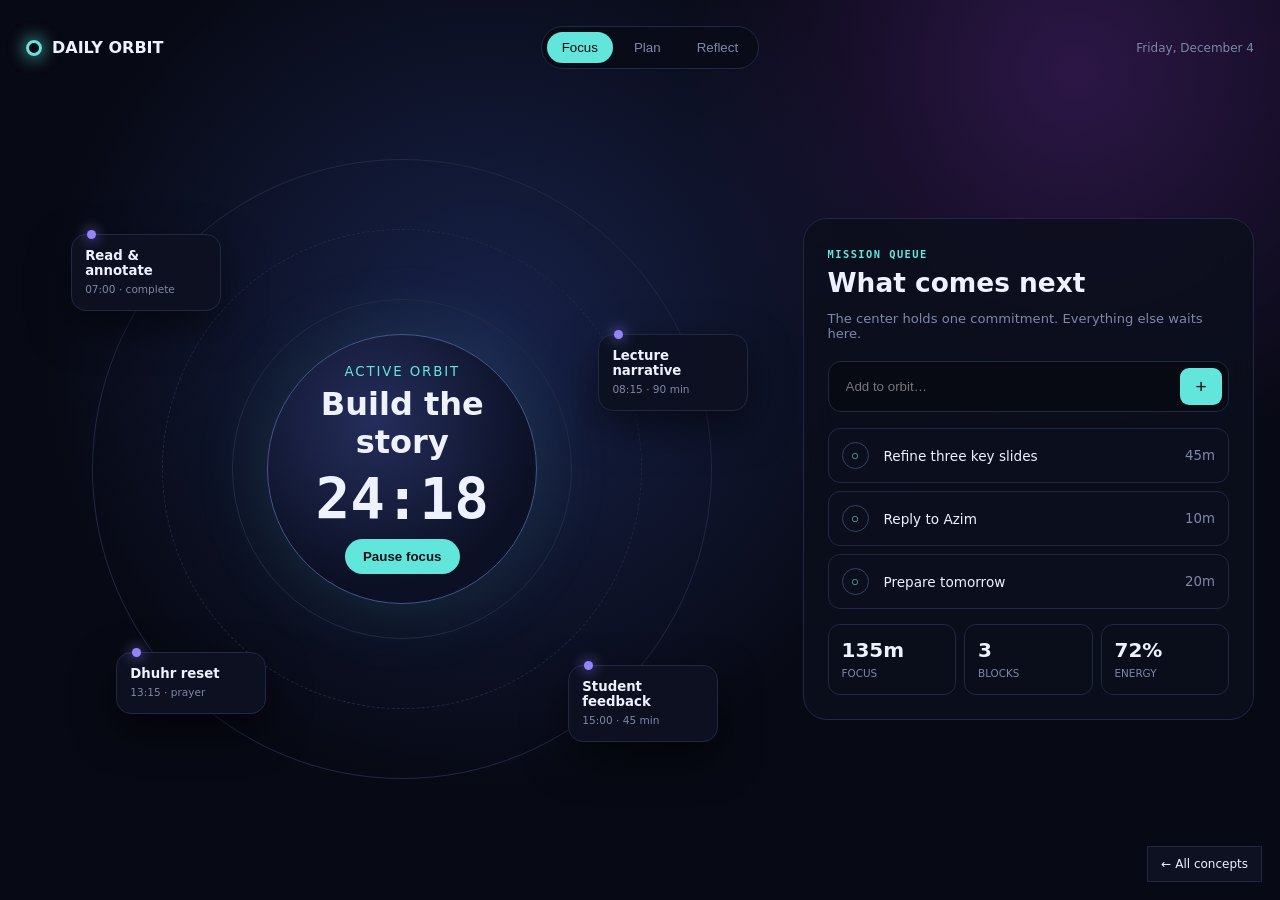
<file: focus-redirect/designs/02-orbit.html>
<!DOCTYPE html>
<html lang="en">
  <head>
    <meta charset="utf-8" />
    <meta name="viewport" content="width=device-width,initial-scale=1" />
    <title>Orbit — Daily Focus OS</title>
    <style>
      :root {
        --bg: #070914;
        --panel: #0d1121;
        --line: #202844;
        --text: #eef2ff;
        --muted: #7d87a7;
        --cyan: #62e6dc;
        --violet: #9684ff;
      }
      * {
        box-sizing: border-box;
      }
      body {
        margin: 0;
        min-height: 100vh;
        color: var(--text);
        font-family: Inter, system-ui, sans-serif;
        background: radial-gradient(
            circle at 38% 38%,
            #18224a 0,
            transparent 28rem
          ),
          radial-gradient(circle at 84% 8%, #2c1646 0, transparent 25rem),
          var(--bg);
      }
      .shell {
        max-width: 1420px;
        margin: auto;
        padding: 26px;
      }
      .top {
        display: flex;
        align-items: center;
        justify-content: space-between;
      }
      .logo {
        display: flex;
        align-items: center;
        gap: 10px;
        font-weight: 800;
      }
      .logo i {
        width: 16px;
        height: 16px;
        border: 3px solid var(--cyan);
        border-radius: 50%;
        box-shadow: 0 0 18px var(--cyan);
      }
      nav {
        display: flex;
        gap: 6px;
        padding: 5px;
        border: 1px solid var(--line);
        border-radius: 99px;
        background: #090c18;
      }
      nav button {
        padding: 8px 15px;
        border: 0;
        border-radius: 99px;
        color: var(--muted);
        background: none;
      }
      nav .on {
        color: var(--bg);
        background: var(--cyan);
      }
      .date {
        color: var(--muted);
        font-size: 0.75rem;
      }
      .grid {
        min-height: calc(100vh - 100px);
        display: grid;
        grid-template-columns: 1.25fr 0.75fr;
        gap: 24px;
        align-items: center;
      }
      .cockpit {
        position: relative;
        min-height: 690px;
        display: grid;
        place-items: center;
      }
      .orbit {
        position: absolute;
        border: 1px solid var(--line);
        border-radius: 50%;
      }
      .o1 {
        width: 620px;
        height: 620px;
      }
      .o2 {
        width: 480px;
        height: 480px;
        border-style: dashed;
      }
      .o3 {
        width: 340px;
        height: 340px;
      }
      .core {
        position: relative;
        z-index: 2;
        width: 270px;
        height: 270px;
        padding: 26px;
        display: grid;
        place-items: center;
        text-align: center;
        border: 1px solid #46568a;
        border-radius: 50%;
        background: radial-gradient(circle at 40% 32%, #252e5c, #0b1024 68%);
        box-shadow: 0 0 80px rgba(98, 230, 220, 0.13);
      }
      .core small {
        color: var(--cyan);
        letter-spacing: 0.14em;
      }
      .core h1 {
        margin: 0;
        font-size: 2rem;
      }
      .core time {
        font: 700 3.6rem ui-monospace, monospace;
      }
      .core button {
        padding: 10px 18px;
        border: 0;
        border-radius: 99px;
        color: #071014;
        background: var(--cyan);
        font-weight: 800;
      }
      .planet {
        position: absolute;
        z-index: 3;
        width: 150px;
        padding: 13px;
        border: 1px solid var(--line);
        border-radius: 15px;
        background: rgba(13, 17, 33, 0.92);
        box-shadow: 0 16px 40px #0008;
      }
      .planet b {
        display: block;
        font-size: 0.83rem;
      }
      .planet span {
        color: var(--muted);
        font-size: 0.66rem;
      }
      .p1 {
        top: 110px;
        left: 6%;
      }
      .p2 {
        right: 4%;
        top: 210px;
      }
      .p3 {
        bottom: 100px;
        left: 12%;
      }
      .p4 {
        right: 8%;
        bottom: 72px;
      }
      .planet::before {
        content: "";
        position: absolute;
        top: -5px;
        left: 15px;
        width: 9px;
        height: 9px;
        border-radius: 50%;
        background: var(--violet);
        box-shadow: 0 0 14px var(--violet);
      }
      .panel {
        padding: 24px;
        border: 1px solid var(--line);
        border-radius: 24px;
        background: rgba(11, 15, 29, 0.82);
        backdrop-filter: blur(18px);
      }
      .panel h2 {
        margin: 5px 0 6px;
        font-size: 1.65rem;
      }
      .kicker {
        color: var(--cyan);
        font: 800 0.65rem ui-monospace, monospace;
        letter-spacing: 0.14em;
        text-transform: uppercase;
      }
      .muted {
        color: var(--muted);
        font-size: 0.82rem;
      }
      .composer {
        margin: 20px 0 16px;
        display: flex;
        padding: 6px;
        border: 1px solid var(--line);
        border-radius: 13px;
        background: #070a13;
      }
      .composer input {
        min-width: 0;
        flex: 1;
        padding: 11px;
        border: 0;
        outline: 0;
        color: var(--text);
        background: none;
      }
      .composer button {
        width: 42px;
        border: 0;
        border-radius: 9px;
        color: #061013;
        background: var(--cyan);
        font-size: 1.2rem;
      }
      .queue {
        display: grid;
        gap: 8px;
      }
      .task,
      .demo-added-task {
        padding: 13px;
        display: grid;
        grid-template-columns: 32px 1fr auto;
        align-items: center;
        gap: 10px;
        border: 1px solid var(--line);
        border-radius: 12px;
        background: #0b0f1d;
      }
      .task button,
      .demo-added-task button {
        width: 27px;
        height: 27px;
        border: 1px solid #354064;
        border-radius: 50%;
        color: var(--cyan);
        background: none;
      }
      .task span,
      .demo-added-task span {
        font-size: 0.85rem;
      }
      .task small,
      .demo-added-task small {
        color: var(--muted);
      }
      .demo-added-task.done {
        opacity: 0.4;
        text-decoration: line-through;
      }
      .signals {
        margin-top: 15px;
        display: grid;
        grid-template-columns: repeat(3, 1fr);
        gap: 8px;
      }
      .signal {
        padding: 13px;
        border: 1px solid var(--line);
        border-radius: 12px;
      }
      .signal b {
        display: block;
        font-size: 1.25rem;
      }
      .signal span {
        color: var(--muted);
        font-size: 0.65rem;
      }
      .back {
        position: fixed;
        right: 18px;
        bottom: 18px;
        padding: 10px 13px;
        color: var(--text);
        border: 1px solid var(--line);
        background: #0d1121;
        text-decoration: none;
        font-size: 0.75rem;
      }
      @media (max-width: 900px) {
        .date {
          display: none;
        }
        .grid {
          grid-template-columns: 1fr;
        }
        .cockpit {
          min-height: 620px;
          overflow: hidden;
        }
        .o1 {
          width: 540px;
          height: 540px;
        }
        .o2 {
          width: 420px;
          height: 420px;
        }
        .o3 {
          width: 310px;
          height: 310px;
        }
        .planet {
          width: 130px;
        }
        .p1 {
          left: 1%;
        }
        .p2 {
          right: 1%;
        }
      }
      @media (max-width: 520px) {
        .shell {
          padding: 16px;
        }
        nav button {
          padding: 7px;
        }
        .cockpit {
          min-height: 540px;
        }
        .o1 {
          width: 470px;
          height: 470px;
        }
        .o2 {
          width: 365px;
          height: 365px;
        }
        .core {
          width: 230px;
          height: 230px;
        }
        .core time {
          font-size: 2.7rem;
        }
        .planet {
          width: 112px;
          padding: 10px;
        }
        .p3 {
          left: 1%;
        }
        .p4 {
          right: 1%;
        }
      }
    </style>
  </head>
  <body>
    <main class="shell">
      <header class="top">
        <div class="logo"><i></i>DAILY ORBIT</div>
        <nav>
          <button class="on">Focus</button><button>Plan</button
          ><button>Reflect</button>
        </nav>
        <div class="date" data-live-date></div>
      </header>
      <div class="grid">
        <section class="cockpit">
          <div class="orbit o1"></div>
          <div class="orbit o2"></div>
          <div class="orbit o3"></div>
          <article class="planet p1">
          <b>Read &amp; annotate</b><span>07:00 · complete</span>
          </article>
          <article class="planet p2">
            <b>Lecture narrative</b><span>08:15 · 90 min</span>
          </article>
          <article class="planet p3">
            <b>Dhuhr reset</b><span>13:15 · prayer</span>
          </article>
          <article class="planet p4">
            <b>Student feedback</b><span>15:00 · 45 min</span>
          </article>
          <div class="core">
            <small>ACTIVE ORBIT</small>
            <h1>Build the story</h1>
            <time>24:18</time><button>Pause focus</button>
          </div>
        </section>
        <aside class="panel">
          <span class="kicker">Mission queue</span>
          <h2>What comes next</h2>
          <p class="muted">
            The center holds one commitment. Everything else waits here.
          </p>
          <div class="composer" data-composer data-target="#orbit-list">
            <input placeholder="Add to orbit…" /><button>+</button>
          </div>
          <div class="queue" id="orbit-list">
            <article class="task">
              <button data-check>○</button><span>Refine three key slides</span
              ><small>45m</small>
            </article>
            <article class="task">
              <button data-check>○</button><span>Reply to Azim</span
              ><small>10m</small>
            </article>
            <article class="task">
              <button data-check>○</button><span>Prepare tomorrow</span
              ><small>20m</small>
            </article>
          </div>
          <div class="signals">
            <div class="signal"><b>135m</b><span>FOCUS</span></div>
            <div class="signal"><b>3</b><span>BLOCKS</span></div>
            <div class="signal"><b>72%</b><span>ENERGY</span></div>
          </div>
        </aside>
      </div>
    </main>
    <a class="back" href="index.html">← All concepts</a>
    <script src="demo.js"></script>
  </body>
</html>
</file>
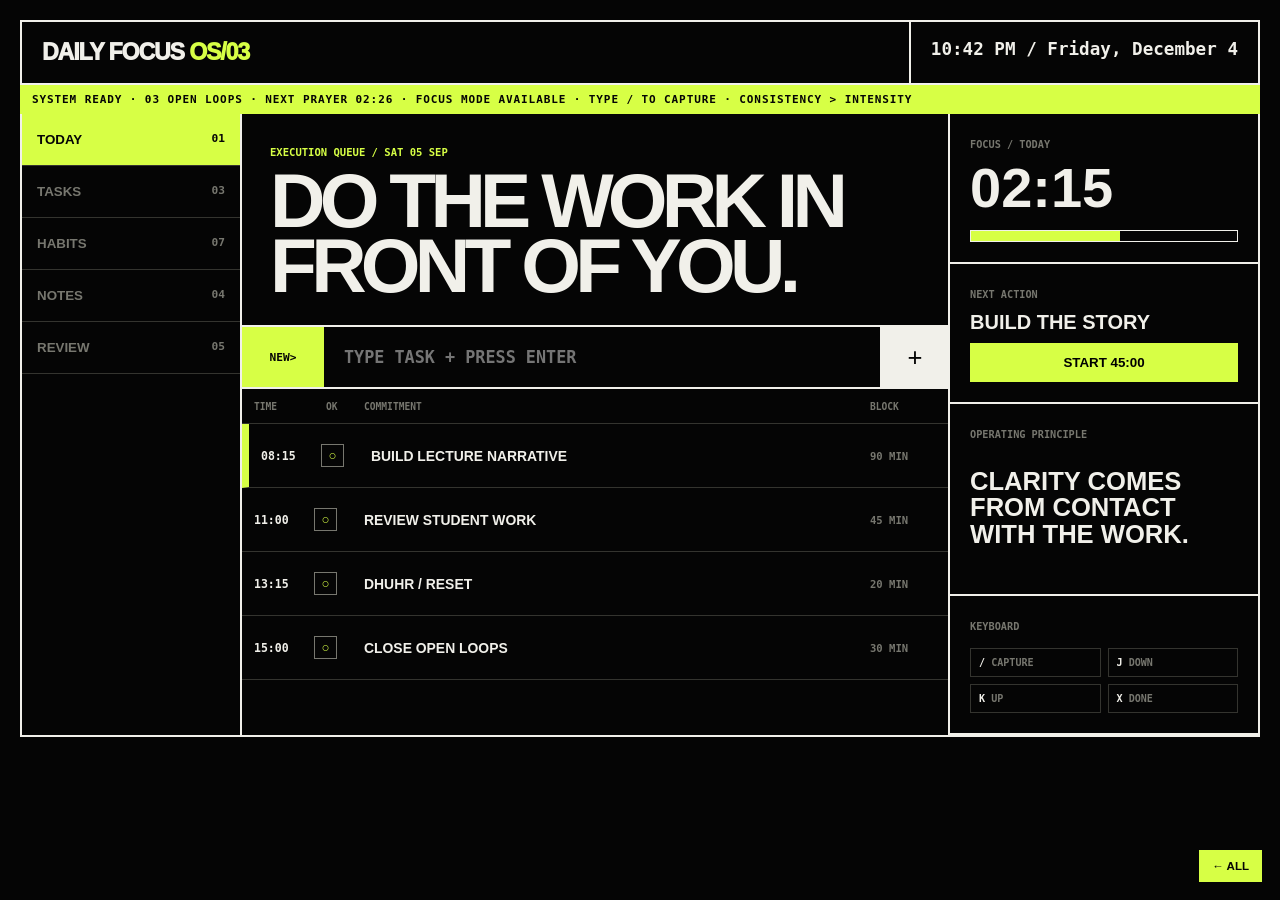
<file: focus-redirect/designs/03-monolith.html>
<!DOCTYPE html>
<html lang="en">
  <head>
    <meta charset="utf-8" />
    <meta name="viewport" content="width=device-width,initial-scale=1" />
    <title>Monolith — Daily Focus OS</title>
    <style>
      :root {
        --black: #050505;
        --white: #f1f0ea;
        --acid: #d7ff45;
        --gray: #77776f;
        --line: #34342f;
      }
      * {
        box-sizing: border-box;
      }
      body {
        margin: 0;
        background: var(--black);
        color: var(--white);
        font-family: Arial, sans-serif;
      }
      .shell {
        max-width: 1480px;
        margin: auto;
        padding: 20px;
      }
      .mast {
        display: grid;
        grid-template-columns: 1fr auto;
        border: 2px solid var(--white);
      }
      .brand {
        padding: 17px 20px;
        font-size: 1.45rem;
        font-weight: 950;
        letter-spacing: -0.05em;
      }
      .brand span {
        color: var(--acid);
      }
      .clock {
        min-width: 260px;
        padding: 17px 20px;
        border-left: 2px solid var(--white);
        font: 800 1.1rem ui-monospace, monospace;
        text-align: right;
      }
      .ticker {
        padding: 8px 12px;
        color: var(--black);
        background: var(--acid);
        font: 800 0.69rem ui-monospace, monospace;
        letter-spacing: 0.08em;
        white-space: nowrap;
        overflow: hidden;
      }
      .grid {
        display: grid;
        grid-template-columns: 220px minmax(0, 1fr) 310px;
        border: 2px solid var(--white);
        border-top: 0;
      }
      .nav {
        border-right: 2px solid var(--white);
      }
      .nav button {
        width: 100%;
        padding: 18px 15px;
        border: 0;
        border-bottom: 1px solid var(--line);
        color: var(--gray);
        background: none;
        font-weight: 800;
        text-align: left;
      }
      .nav .on {
        color: var(--black);
        background: var(--acid);
      }
      .nav .num {
        float: right;
        font: 700 0.7rem ui-monospace, monospace;
      }
      .main {
        min-width: 0;
      }
      .title {
        padding: 28px;
        border-bottom: 2px solid var(--white);
      }
      .title small {
        font: 800 0.66rem ui-monospace, monospace;
        color: var(--acid);
      }
      .title h1 {
        max-width: 800px;
        margin: 8px 0 0;
        font-size: clamp(2.8rem, 6vw, 6rem);
        line-height: 0.84;
        letter-spacing: -0.075em;
        text-transform: uppercase;
      }
      .composer {
        display: grid;
        grid-template-columns: 82px 1fr 68px;
        border-bottom: 2px solid var(--white);
      }
      .composer label {
        display: grid;
        place-items: center;
        color: var(--black);
        background: var(--acid);
        font: 900 0.7rem ui-monospace, monospace;
      }
      .composer input {
        min-width: 0;
        padding: 20px;
        border: 0;
        outline: 0;
        color: var(--white);
        background: var(--black);
        font: 700 1.05rem ui-monospace, monospace;
      }
      .composer button {
        border: 0;
        border-left: 2px solid var(--white);
        color: var(--black);
        background: var(--white);
        font-size: 1.6rem;
      }
      .table-head,
      .task,
      .demo-added-task {
        display: grid;
        grid-template-columns: 72px 38px minmax(0, 1fr) 90px;
        align-items: center;
        min-height: 64px;
        border-bottom: 1px solid var(--line);
      }
      .table-head {
        min-height: 35px;
        color: var(--gray);
        font: 700 0.6rem ui-monospace, monospace;
      }
      .table-head > *,
      .task > *,
      .demo-added-task > * {
        padding: 0 12px;
      }
      .task time {
        font: 800 0.72rem ui-monospace, monospace;
      }
      .task button,
      .demo-added-task button {
        width: 23px;
        height: 23px;
        padding: 0;
        border: 1px solid var(--gray);
        color: var(--acid);
        background: none;
      }
      .task b,
      .demo-added-task span {
        font-size: 0.87rem;
        text-transform: uppercase;
      }
      .task small,
      .demo-added-task small {
        color: var(--gray);
        font: 700 0.66rem ui-monospace, monospace;
      }
      .task.hot {
        border-left: 7px solid var(--acid);
      }
      .demo-added-task small {
        grid-column: 1;
        grid-row: 1;
      }
      .demo-added-task button {
        grid-column: 2;
      }
      .demo-added-task span {
        grid-column: 3;
      }
      .demo-added-task.done {
        opacity: 0.35;
        text-decoration: line-through;
      }
      .rail {
        border-left: 2px solid var(--white);
      }
      .block {
        padding: 20px;
        border-bottom: 2px solid var(--white);
      }
      .block small {
        color: var(--gray);
        font: 800 0.64rem ui-monospace, monospace;
      }
      .block strong {
        display: block;
        margin-top: 8px;
        font-size: 3.5rem;
        line-height: 1;
      }
      .block h2 {
        margin: 9px 0;
        font-size: 1.25rem;
        text-transform: uppercase;
      }
      .meter {
        height: 12px;
        margin-top: 14px;
        border: 1px solid var(--white);
      }
      .meter i {
        display: block;
        width: 56%;
        height: 100%;
        background: var(--acid);
      }
      .quote {
        font-size: 1.6rem;
        font-weight: 900;
        line-height: 1.05;
        text-transform: uppercase;
      }
      .keys {
        display: grid;
        grid-template-columns: 1fr 1fr;
        gap: 7px;
        margin-top: 14px;
      }
      .key {
        padding: 8px;
        border: 1px solid var(--line);
        color: var(--gray);
        font: 700 0.63rem ui-monospace, monospace;
      }
      .key b {
        color: var(--white);
      }
      .back {
        position: fixed;
        right: 18px;
        bottom: 18px;
        padding: 10px 13px;
        color: var(--black);
        background: var(--acid);
        text-decoration: none;
        font-weight: 900;
        font-size: 0.72rem;
      }
      @media (max-width: 900px) {
        .grid {
          grid-template-columns: 1fr;
        }
        .nav {
          display: flex;
          overflow: auto;
          border-right: 0;
          border-bottom: 2px solid var(--white);
        }
        .nav button {
          min-width: 120px;
          border-right: 1px solid var(--line);
        }
        .rail {
          display: grid;
          grid-template-columns: 1fr 1fr;
          border-left: 0;
          border-top: 2px solid var(--white);
        }
        .clock {
          min-width: 0;
        }
      }
      @media (max-width: 560px) {
        .shell {
          padding: 8px;
        }
        .mast {
          grid-template-columns: 1fr;
        }
        .clock {
          border-top: 2px solid var(--white);
          border-left: 0;
          text-align: left;
        }
        .title {
          padding: 20px;
        }
        .rail {
          grid-template-columns: 1fr;
        }
        .composer {
          grid-template-columns: 60px 1fr 55px;
        }
        .table-head,
        .task,
        .demo-added-task {
          grid-template-columns: 55px 32px 1fr;
        }
        .table-head > :last-child,
        .task > :last-child {
          display: none;
        }
      }
    </style>
  </head>
  <body>
    <main class="shell">
      <header class="mast">
        <div class="brand">DAILY FOCUS <span>OS/03</span></div>
        <div class="clock">
          <span data-live-clock></span> / <span data-live-date></span>
        </div>
      </header>
      <div class="ticker">
        SYSTEM READY · 03 OPEN LOOPS · NEXT PRAYER 02:26 · FOCUS MODE AVAILABLE
        · TYPE / TO CAPTURE · CONSISTENCY &gt; INTENSITY
      </div>
      <div class="grid">
        <nav class="nav">
          <button class="on">TODAY <span class="num">01</span></button
          ><button>TASKS <span class="num">03</span></button
          ><button>HABITS <span class="num">07</span></button
          ><button>NOTES <span class="num">04</span></button
          ><button>REVIEW <span class="num">05</span></button>
        </nav>
        <section class="main">
          <div class="title">
            <small>EXECUTION QUEUE / SAT 05 SEP</small>
            <h1>Do the work in front of you.</h1>
          </div>
          <div class="composer" data-composer data-target="#mono-list">
            <label>NEW&gt;</label
            ><input placeholder="TYPE TASK + PRESS ENTER" /><button>+</button>
          </div>
          <div class="table-head">
            <span>TIME</span><span>OK</span><span>COMMITMENT</span
            ><span>BLOCK</span>
          </div>
          <div id="mono-list">
            <article class="task hot">
              <time>08:15</time><button data-check>○</button
              ><b>Build lecture narrative</b><small>90 MIN</small>
            </article>
            <article class="task">
              <time>11:00</time><button data-check>○</button
              ><b>Review student work</b><small>45 MIN</small>
            </article>
            <article class="task">
              <time>13:15</time><button data-check>○</button><b>Dhuhr / reset</b
              ><small>20 MIN</small>
            </article>
            <article class="task">
              <time>15:00</time><button data-check>○</button
              ><b>Close open loops</b><small>30 MIN</small>
            </article>
          </div>
        </section>
        <aside class="rail">
          <div class="block">
            <small>FOCUS / TODAY</small><strong>02:15</strong>
            <div class="meter"><i></i></div>
          </div>
          <div class="block">
            <small>NEXT ACTION</small>
            <h2>Build the story</h2>
            <button
              style="
                width: 100%;
                padding: 12px;
                border: 0;
                background: var(--acid);
                font-weight: 900;
              "
            >
              START 45:00
            </button>
          </div>
          <div class="block">
            <small>OPERATING PRINCIPLE</small>
            <p class="quote">Clarity comes from contact with the work.</p>
          </div>
          <div class="block">
            <small>KEYBOARD</small>
            <div class="keys">
              <span class="key"><b>/</b> CAPTURE</span
              ><span class="key"><b>J</b> DOWN</span
              ><span class="key"><b>K</b> UP</span
              ><span class="key"><b>X</b> DONE</span>
            </div>
          </div>
        </aside>
      </div>
    </main>
    <a class="back" href="index.html">← ALL</a>
    <script src="demo.js"></script>
  </body>
</html>
</file>
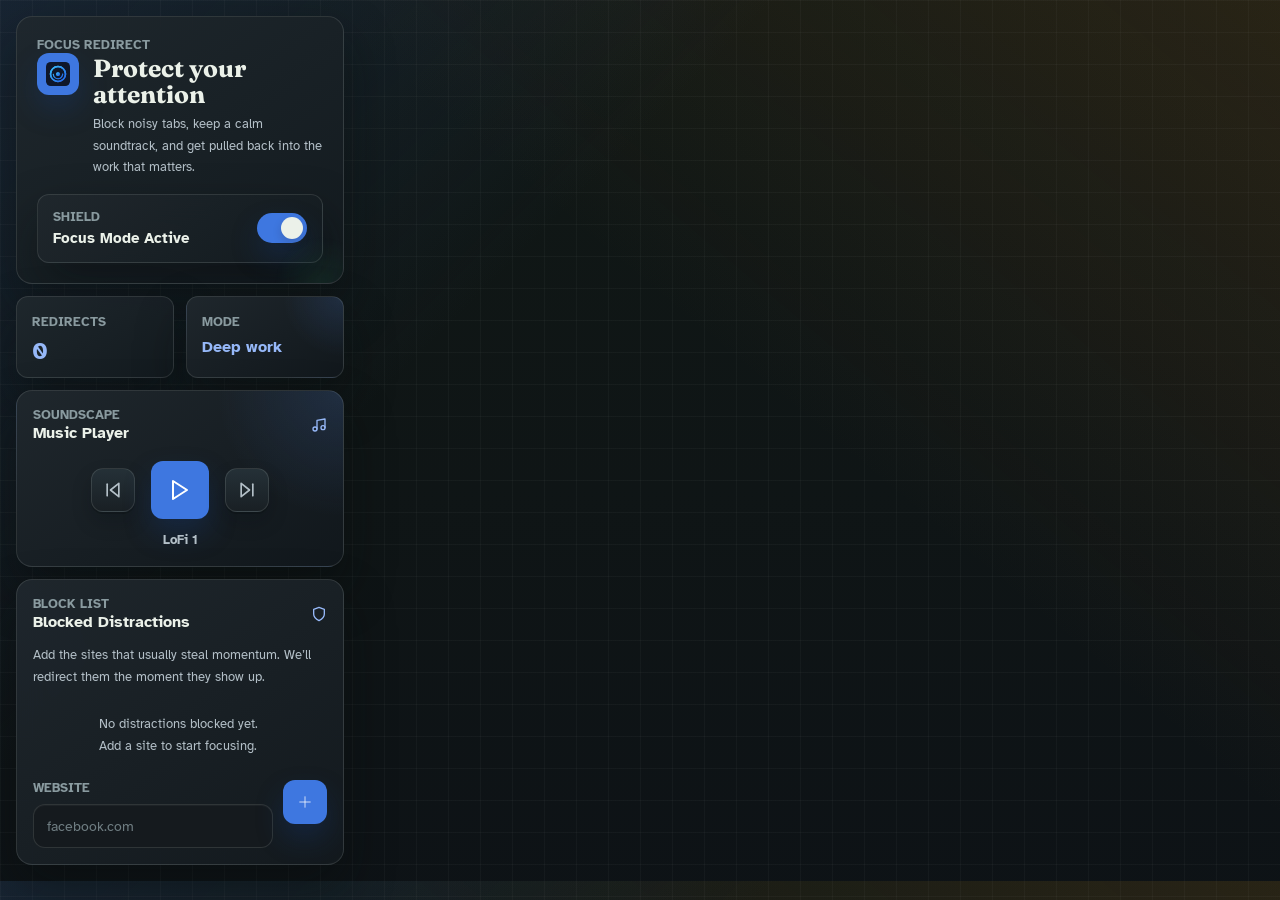
<file: focus-redirect/popup/popup.html>
<!DOCTYPE html>
<html lang="en" data-theme="dark">

<head>
  <meta charset="UTF-8">
  <meta name="viewport" content="width=device-width, initial-scale=1.0">
  <title>Focus Redirect</title>
  <link rel="preconnect" href="https://fonts.googleapis.com">
  <link rel="preconnect" href="https://fonts.gstatic.com" crossorigin>
  <link
    href="https://fonts.googleapis.com/css2?family=Atkinson+Hyperlegible:wght@400;700&amp;family=Fraunces:opsz,wght@9..144,400;9..144,500;9..144,600&amp;display=swap"
    rel="stylesheet">
  <link rel="stylesheet" href="popup.css">
</head>

<body>
  <a class="skip-link" href="#popup-main">Skip to controls</a>
  <main class="container" id="popup-main">
    <section class="hero-panel">
      <div class="hero-copy">
        <div class="hero-kicker">Focus Redirect</div>
        <div class="header">
          <img src="../icons/icon.svg" class="focus-icon" alt="Focus Icon">
          <div>
            <h1>Protect your attention</h1>
            <p class="hero-text">Block noisy tabs, keep a calm soundtrack, and get pulled back into the work that matters.</p>
          </div>
        </div>
      </div>

      <div class="toggle-shell">
        <div>
          <div class="toggle-label">Shield</div>
          <span id="statusText" aria-live="polite">Focus Mode Active</span>
        </div>
        <label class="switch">
          <input type="checkbox" id="enableToggle">
          <span class="slider"></span>
        </label>
      </div>
    </section>

    <section class="metrics-row">
      <div class="metric-card">
        <span class="metric-label">Redirects</span>
        <span id="redirectCount" class="metric-value">0</span>
      </div>
      <div class="metric-card metric-card-soft">
        <span class="metric-label">Mode</span>
        <span class="metric-value metric-value-small">Deep work</span>
      </div>
    </section>

    <div class="card music-section">
      <div class="section-heading">
        <div>
          <div class="eyebrow">Soundscape</div>
          <h2>
            Music Player
          </h2>
        </div>
        <svg xmlns="http://www.w3.org/2000/svg" width="16" height="16" viewBox="0 0 24 24" fill="none"
          stroke="currentColor" stroke-width="2" stroke-linecap="round" stroke-linejoin="round">
          <path d="M9 18V5l12-2v13"></path>
          <circle cx="6" cy="18" r="3"></circle>
          <circle cx="18" cy="16" r="3"></circle>
        </svg>
      </div>
      <div class="music-controls">
        <button id="prevTrack" class="icon-btn" title="Previous Track">
          <svg xmlns="http://www.w3.org/2000/svg" width="20" height="20" viewBox="0 0 24 24" fill="none"
            stroke="currentColor" stroke-width="2" stroke-linecap="round" stroke-linejoin="round">
            <polygon points="19 20 9 12 19 4 19 20"></polygon>
            <line x1="5" y1="19" x2="5" y2="5"></line>
          </svg>
        </button>
        <button id="toggleMusic" class="play-btn" title="Play/Pause">
          <svg id="playIcon" xmlns="http://www.w3.org/2000/svg" width="24" height="24" viewBox="0 0 24 24" fill="none"
            stroke="currentColor" stroke-width="2" stroke-linecap="round" stroke-linejoin="round">
            <polygon points="5 3 19 12 5 21 5 3"></polygon>
          </svg>
          <svg id="pauseIcon" class="hidden" xmlns="http://www.w3.org/2000/svg" width="24" height="24"
            viewBox="0 0 24 24" fill="none" stroke="currentColor" stroke-width="2" stroke-linecap="round"
            stroke-linejoin="round">
            <rect x="6" y="4" width="4" height="16"></rect>
            <rect x="14" y="4" width="4" height="16"></rect>
          </svg>
        </button>
        <button id="nextTrack" class="icon-btn" title="Next Track">
          <svg xmlns="http://www.w3.org/2000/svg" width="20" height="20" viewBox="0 0 24 24" fill="none"
            stroke="currentColor" stroke-width="2" stroke-linecap="round" stroke-linejoin="round">
            <polygon points="5 4 15 12 5 20 5 4"></polygon>
            <line x1="19" y1="5" x2="19" y2="19"></line>
          </svg>
        </button>
      </div>
      <div id="currentTrack" class="track-info">LoFi 1</div>
    </div>

    <div class="card">
      <div class="section-heading">
        <div>
          <div class="eyebrow">Block List</div>
          <h2>Blocked Distractions</h2>
        </div>
        <svg xmlns="http://www.w3.org/2000/svg" width="16" height="16" viewBox="0 0 24 24" fill="none"
          stroke="currentColor" stroke-width="2" stroke-linecap="round" stroke-linejoin="round">
          <path d="M12 22s8-4 8-10V5l-8-3-8 3v7c0 6 8 10 8 10z"></path>
        </svg>
      </div>
      <p class="section-copy">Add the sites that usually steal momentum. We’ll redirect them the moment they show up.</p>
      <div id="sitesList" class="sites-list" aria-live="polite">
        <!-- Sites will be populated here -->
      </div>

      <div class="add-site-container">
        <label class="site-field" for="newSite">
          <span>Website</span>
          <input type="text" id="newSite" placeholder="facebook.com">
        </label>
        <button id="addSite" class="btn-add">
          <svg xmlns="http://www.w3.org/2000/svg" viewBox="0 0 24 24" fill="none" stroke="currentColor"
            stroke-linecap="round" stroke-linejoin="round">
            <line x1="12" y1="5" x2="12" y2="19"></line>
            <line x1="5" y1="12" x2="19" y2="12"></line>
          </svg>
        </button>
      </div>
    </div>
  </main>

  <script src="popup.js"></script>
</body>

</html>
</file>
<file: focus-redirect/popup/popup.css>
:root {
  --bg: #f3eadc;
  --bg-strong: #e3d3b8;
  --surface: rgba(255, 251, 244, 0.8);
  --surface-strong: rgba(255, 248, 239, 0.96);
  --surface-muted: rgba(120, 85, 42, 0.08);
  --line: rgba(89, 59, 24, 0.14);
  --line-strong: rgba(89, 59, 24, 0.22);
  --text: #24180f;
  --text-muted: #6e5c49;
  --accent: #0f766e;
  --accent-strong: #115e59;
  --accent-soft: rgba(15, 118, 110, 0.14);
  --danger: #c2410c;
  --shadow-lg: 0 24px 50px rgba(79, 52, 21, 0.14);
  --shadow-md: 0 12px 24px rgba(79, 52, 21, 0.1);
  --radius-lg: 24px;
  --radius-md: 18px;
  --radius-sm: 12px;
  --color-text: #24180f;
  --color-text-muted: #6e5c49;
}

*,
*::before,
*::after {
  box-sizing: border-box;
}

body {
  width: 360px;
  margin: 0;
  color: var(--text);
  font-family: 'Atkinson Hyperlegible', system-ui, sans-serif;
  background:
    radial-gradient(circle at top left, rgba(15, 118, 110, 0.14), transparent 32%),
    radial-gradient(circle at bottom right, rgba(194, 65, 12, 0.12), transparent 32%),
    linear-gradient(180deg, #f9f3ea 0%, #efe3d2 100%);
}

.container {
  padding: 18px;
  display: flex;
  flex-direction: column;
  gap: 14px;
}

.hero-panel,
.card,
.metric-card {
  position: relative;
  overflow: hidden;
  border: 1px solid var(--line);
  background: var(--surface);
  backdrop-filter: blur(16px);
  -webkit-backdrop-filter: blur(16px);
  box-shadow: var(--shadow-md);
}

.hero-panel {
  padding: 18px;
  border-radius: 28px;
  background:
    linear-gradient(145deg, rgba(255, 250, 244, 0.95), rgba(248, 239, 227, 0.82)),
    var(--surface);
  box-shadow: var(--shadow-lg);
}

.hero-panel::after {
  content: "";
  position: absolute;
  inset: auto -26px -48px auto;
  width: 120px;
  height: 120px;
  border-radius: 999px;
  background: radial-gradient(circle, rgba(15, 118, 110, 0.18), transparent 68%);
  pointer-events: none;
}

.hero-kicker,
.eyebrow,
.toggle-label,
.metric-label {
  font-size: 0.68rem;
  letter-spacing: 0.16em;
  text-transform: uppercase;
  color: var(--text-muted);
  font-weight: 700;
}

.header {
  display: flex;
  gap: 14px;
  align-items: flex-start;
}

.focus-icon {
  width: 42px;
  height: 42px;
  flex-shrink: 0;
  padding: 9px;
  border-radius: 14px;
  background: linear-gradient(135deg, #0f766e, #14b8a6);
  box-shadow: 0 14px 22px rgba(15, 118, 110, 0.28);
}

h1 {
  margin: 2px 0 6px;
  font-family: 'Fraunces', Georgia, serif;
  font-size: 1.55rem;
  line-height: 1.05;
  letter-spacing: -0.03em;
}

.hero-text,
.section-copy {
  margin: 0;
  color: var(--text-muted);
  font-size: 0.84rem;
  line-height: 1.55;
}

.toggle-shell {
  margin-top: 16px;
  display: flex;
  align-items: center;
  justify-content: space-between;
  gap: 12px;
  padding: 14px 15px;
  border-radius: 18px;
  border: 1px solid var(--line);
  background: rgba(255, 252, 247, 0.78);
}

#statusText {
  display: inline-block;
  margin-top: 3px;
  font-weight: 600;
  font-size: 0.96rem;
}

.metrics-row {
  display: grid;
  grid-template-columns: repeat(2, minmax(0, 1fr));
  gap: 12px;
}

.metric-card {
  padding: 14px 15px;
  border-radius: 20px;
}

.metric-card-soft {
  background: linear-gradient(180deg, rgba(255, 248, 239, 0.96), rgba(244, 235, 222, 0.92));
}

.metric-value {
  display: block;
  margin-top: 8px;
  font-size: 1.5rem;
  line-height: 1;
  font-weight: 700;
  color: var(--accent-strong);
}

.metric-value-small {
  font-size: 1rem;
  color: var(--text);
}

h2 {
  margin: 0;
  font-size: 1rem;
  font-weight: 700;
  color: var(--text);
}

.card {
  border-radius: var(--radius-lg);
  padding: 16px;
}

.section-heading {
  display: flex;
  justify-content: space-between;
  align-items: center;
  gap: 12px;
  margin-bottom: 12px;
}

.section-heading svg {
  color: var(--text-muted);
  flex-shrink: 0;
}

.music-section {
  background:
    radial-gradient(circle at top right, rgba(15, 118, 110, 0.12), transparent 28%),
    linear-gradient(180deg, rgba(255, 252, 247, 0.92), rgba(250, 243, 234, 0.9));
}

.music-controls {
  display: flex;
  align-items: center;
  justify-content: center;
  gap: 16px;
  margin: 18px 0 10px;
}

.icon-btn,
.play-btn,
.btn-add,
.remove-site {
  transition: transform 0.18s ease, background-color 0.18s ease, color 0.18s ease, border-color 0.18s ease;
}

.icon-btn {
  width: 42px;
  height: 42px;
  padding: 0;
  border: 1px solid var(--line);
  border-radius: 14px;
  background: rgba(255, 253, 249, 0.88);
  color: var(--text-muted);
  display: inline-flex;
  align-items: center;
  justify-content: center;
}

.icon-btn:hover,
.remove-site:hover {
  transform: translateY(-1px);
}

.icon-btn:hover {
  color: var(--accent-strong);
  border-color: rgba(15, 118, 110, 0.28);
  background: rgba(15, 118, 110, 0.08);
}

.play-btn {
  width: 58px;
  height: 58px;
  border-radius: 18px;
  border: none;
  background: linear-gradient(135deg, #0f766e, #14b8a6);
  color: #fff;
  display: inline-flex;
  align-items: center;
  justify-content: center;
  box-shadow: 0 18px 28px rgba(15, 118, 110, 0.24);
}

.play-btn:hover {
  transform: translateY(-2px) scale(1.02);
  background: linear-gradient(135deg, #115e59, #0f766e);
}

.track-info {
  text-align: center;
  font-size: 0.84rem;
  font-weight: 600;
  color: var(--text-muted);
}

.hidden {
  display: none !important;
}

.sites-list {
  display: flex;
  flex-direction: column;
  gap: 8px;
  max-height: 170px;
  overflow-y: auto;
  margin: 14px 0 12px;
  padding-right: 4px;
}

.sites-list::-webkit-scrollbar {
  width: 6px;
}

.sites-list::-webkit-scrollbar-thumb {
  background: rgba(89, 59, 24, 0.18);
  border-radius: 999px;
}

.site-item {
  display: flex;
  justify-content: space-between;
  align-items: center;
  gap: 10px;
  padding: 11px 12px;
  border-radius: 14px;
  border: 1px solid rgba(89, 59, 24, 0.09);
  background: rgba(255, 252, 247, 0.86);
  font-size: 0.9rem;
  font-weight: 500;
}

.remove-site {
  width: 28px;
  height: 28px;
  padding: 0;
  border: none;
  border-radius: 9px;
  background: transparent;
  color: #a08c74;
  display: inline-flex;
  align-items: center;
  justify-content: center;
}

.remove-site svg {
  width: 14px;
  height: 14px;
}

.remove-site:hover {
  background: rgba(194, 65, 12, 0.09);
  color: var(--danger);
}

.empty-list {
  margin: 12px 0;
  text-align: center;
  font-size: 0.84rem;
  line-height: 1.6;
  color: var(--text-muted);
}

.add-site-container {
  display: flex;
  gap: 10px;
}

#newSite {
  flex: 1;
  min-width: 0;
  padding: 12px 13px;
  border: 1px solid var(--line);
  border-radius: 14px;
  background: rgba(255, 252, 247, 0.92);
  color: var(--text);
  font-family: inherit;
  font-size: 0.9rem;
  outline: none;
  transition: border-color 0.18s ease, box-shadow 0.18s ease, background-color 0.18s ease;
}

#newSite::placeholder {
  color: #9c866e;
}

#newSite:focus {
  border-color: rgba(15, 118, 110, 0.34);
  box-shadow: 0 0 0 4px rgba(15, 118, 110, 0.1);
  background: rgba(255, 255, 255, 0.97);
}

.btn-add {
  width: 44px;
  height: 44px;
  padding: 0;
  border: none;
  border-radius: 14px;
  background: #24180f;
  color: #fff;
  display: inline-flex;
  align-items: center;
  justify-content: center;
}

.btn-add svg {
  width: 18px;
  height: 18px;
}

.btn-add:hover {
  transform: translateY(-1px);
  background: var(--accent-strong);
}

.switch {
  position: relative;
  display: inline-block;
  width: 50px;
  height: 30px;
}

.switch input {
  opacity: 0;
  width: 0;
  height: 0;
}

.slider {
  position: absolute;
  inset: 0;
  cursor: pointer;
  border-radius: 999px;
  background: rgba(137, 110, 78, 0.28);
  transition: background-color 0.2s ease;
}

.slider::before {
  content: "";
  position: absolute;
  width: 22px;
  height: 22px;
  left: 4px;
  top: 4px;
  border-radius: 50%;
  background: #fffdf8;
  box-shadow: 0 4px 10px rgba(36, 24, 15, 0.16);
  transition: transform 0.2s ease;
}

input:checked + .slider {
  background: linear-gradient(135deg, #0f766e, #14b8a6);
}

input:checked + .slider::before {
  transform: translateX(20px);
}

/* Shared motivational command-desk skin */
:root {
  --font-body: 'Atkinson Hyperlegible', system-ui, sans-serif;
  --font-display: 'Fraunces', Georgia, serif;
  --text-xs: clamp(0.75rem, 1vw, 0.875rem);
  --text-sm: clamp(0.875rem, 1.2vw, 1rem);
  --text-base: clamp(1rem, 1.5vw, 1.125rem);
  --color-page: hsl(112 24% 96%);
  --color-surface-primary: hsl(0 0% 100%);
  --color-surface-secondary: hsl(197 42% 93%);
  --color-surface-inset: hsl(116 18% 92%);
  --color-text-primary: hsl(214 28% 17%);
  --color-text-secondary: hsl(213 14% 38%);
  --color-text-muted: hsl(200 10% 50%);
  --color-line: hsl(214 18% 22% / 0.13);
  --color-line-strong: hsl(214 18% 22% / 0.22);
  --color-accent: hsl(149 52% 30%);
  --color-accent-strong: hsl(151 59% 23%);
  --color-accent-soft: hsl(143 36% 88%);
  --color-warm: hsl(31 86% 53%);
  --color-danger: hsl(4 70% 48%);
  --shadow-lg: 0 24px 50px hsl(214 28% 17% / 0.14);
  --shadow-md: 0 12px 28px hsl(214 28% 17% / 0.09);
  --shadow-control: 0 2px 0 hsl(214 28% 17% / 0.07), 0 10px 20px hsl(214 28% 17% / 0.08);
  --radius-lg: 16px;
  --radius-md: 12px;
  --radius-sm: 8px;
  --duration-fast: 150ms;
  --duration-normal: 250ms;
  --color-text: hsl(214 28% 17%);
  --color-text-muted: hsl(200 10% 50%);
}

body {
  color: var(--color-text-primary);
  font-family: var(--font-body);
  background:
    linear-gradient(135deg, hsl(143 36% 88% / 0.9), transparent 36%),
    linear-gradient(220deg, hsl(218 82% 92% / 0.72), transparent 42%),
    linear-gradient(180deg, var(--color-page), hsl(202 38% 94%));
}

body::before {
  content: "";
  position: fixed;
  inset: 0;
  pointer-events: none;
  background-image:
    linear-gradient(hsl(214 28% 17% / 0.035) 1px, transparent 1px),
    linear-gradient(90deg, hsl(214 28% 17% / 0.035) 1px, transparent 1px);
  background-size: 32px 32px;
}

.skip-link {
  position: fixed;
  top: 8px;
  left: 8px;
  z-index: 10;
  transform: translateY(-64px);
  padding: 8px 12px;
  border-radius: var(--radius-sm);
  background: var(--color-text-primary);
  color: var(--color-surface-primary);
  font-size: var(--text-sm);
  font-weight: 700;
  transition: transform var(--duration-fast) ease-out;
}

.skip-link:focus {
  transform: translateY(0);
}

.container {
  position: relative;
  z-index: 1;
  padding: 16px;
  gap: 12px;
}

.hero-panel,
.card,
.metric-card,
.toggle-shell,
.site-item {
  border: 1px solid var(--color-line);
  background: color-mix(in srgb, var(--color-surface-primary) 92%, transparent);
  box-shadow: var(--shadow-md);
  backdrop-filter: blur(16px);
}

.hero-panel {
  padding: 20px;
  border-radius: var(--radius-lg);
  background:
    linear-gradient(130deg, hsl(0 0% 100% / 0.96), hsl(143 36% 91% / 0.82)),
    var(--color-surface-primary);
  box-shadow: var(--shadow-lg);
}

.hero-panel::after {
  width: 96px;
  height: 96px;
  background: radial-gradient(circle, hsl(149 52% 30% / 0.16), transparent 68%);
}

.hero-kicker,
.eyebrow,
.toggle-label,
.metric-label,
.site-field span {
  color: var(--color-text-muted);
  font-size: var(--text-xs);
  font-weight: 700;
  letter-spacing: 0;
  text-transform: uppercase;
}

.focus-icon {
  border-radius: var(--radius-md);
  background: linear-gradient(180deg, hsl(149 58% 48%), hsl(151 59% 31%));
  box-shadow: 0 12px 24px hsl(149 48% 28% / 0.2);
}

h1 {
  color: var(--color-text-primary);
  font-family: var(--font-display);
  font-size: 1.55rem;
  letter-spacing: 0;
}

h2,
#statusText,
.metric-value-small {
  color: var(--color-text-primary);
}

.hero-text,
.section-copy,
.track-info,
.empty-list {
  color: var(--color-text-secondary);
  line-height: 1.6;
}

.toggle-shell {
  border-radius: var(--radius-md);
  background: var(--color-surface-primary);
}

.metric-card {
  border-radius: var(--radius-md);
  background: var(--color-surface-primary);
}

.metric-card-soft,
.music-section {
  background:
    linear-gradient(145deg, hsl(0 0% 100% / 0.92), hsl(197 42% 93% / 0.78)),
    var(--color-surface-primary);
}

.metric-value {
  color: var(--color-accent-strong);
}

.card {
  border-radius: var(--radius-lg);
  background: var(--color-surface-primary);
}

.section-heading svg {
  color: var(--color-accent-strong);
}

.icon-btn,
.remove-site,
.btn-add,
.play-btn {
  min-width: 44px;
  min-height: 44px;
  border-radius: var(--radius-md);
  transition:
    transform var(--duration-fast) ease-out,
    border-color var(--duration-fast) ease-out,
    background var(--duration-fast) ease-out,
    color var(--duration-fast) ease-out,
    box-shadow var(--duration-fast) ease-out;
}

.icon-btn,
.remove-site {
  border: 1px solid var(--color-line);
  background: linear-gradient(180deg, hsl(0 0% 100%), hsl(116 18% 94%));
  color: var(--color-text-secondary);
  box-shadow: var(--shadow-control);
}

.icon-btn:hover,
.remove-site:hover {
  color: var(--color-accent-strong);
  border-color: var(--color-line-strong);
  background: var(--color-accent-soft);
}

.play-btn,
.btn-add {
  color: hsl(0 0% 100%);
  background: linear-gradient(180deg, hsl(149 58% 44%), hsl(151 59% 27%));
  box-shadow: 0 2px 0 hsl(151 59% 18% / 0.2), 0 14px 28px hsl(149 48% 28% / 0.2);
}

.play-btn:hover,
.btn-add:hover {
  transform: translateY(-1px);
  background: linear-gradient(180deg, hsl(149 58% 49%), hsl(151 59% 23%));
}

.site-item {
  border-radius: var(--radius-md);
  color: var(--color-text-primary);
}

.site-field {
  display: grid;
  flex: 1;
  min-width: 0;
  gap: 8px;
}

#newSite {
  width: 100%;
  min-height: 44px;
  border-color: var(--color-line);
  border-radius: var(--radius-md);
  background: var(--color-surface-primary);
  color: var(--color-text-primary);
}

#newSite::placeholder {
  color: hsl(200 10% 50% / 0.72);
}

#newSite:focus {
  border-color: hsl(149 52% 30% / 0.42);
  box-shadow: 0 0 0 4px hsl(143 48% 56% / 0.18);
  background: var(--color-surface-primary);
}

.slider {
  background: hsl(214 18% 22% / 0.18);
}

.slider::before {
  background: hsl(0 0% 100%);
}

input:checked + .slider {
  background: linear-gradient(180deg, hsl(149 58% 44%), hsl(151 59% 27%));
}

button:focus-visible,
input:focus-visible,
a:focus-visible {
  outline: 3px solid hsl(35 88% 55% / 0.72);
  outline-offset: 3px;
}

.hero-panel,
.metric-card,
.card {
  animation: rise-in var(--duration-normal) cubic-bezier(0.16, 1, 0.3, 1) both;
}

.metric-card:nth-child(2),
.card:nth-of-type(2) {
  animation-delay: 80ms;
}

@keyframes rise-in {
  from {
    opacity: 0;
    transform: translateY(12px);
  }
  to {
    opacity: 1;
    transform: translateY(0);
  }
}

@media (prefers-reduced-motion: reduce) {
  *,
  *::before,
  *::after {
    animation-duration: 1ms !important;
    animation-iteration-count: 1 !important;
    transition-duration: 1ms !important;
  }
}

/* Dark-first popup */
[data-theme="dark"] {
  --color-page: hsl(158 18% 8%);
  --color-surface-primary: hsl(205 18% 13%);
  --color-surface-secondary: hsl(202 20% 17%);
  --color-surface-inset: hsl(205 18% 10%);
  --color-text-primary: hsl(110 22% 93%);
  --color-text-secondary: hsl(202 15% 74%);
  --color-text-muted: hsl(194 10% 58%);
  --color-line: hsl(110 22% 93% / 0.12);
  --color-line-strong: hsl(110 22% 93% / 0.22);
  --color-accent: hsl(219 72% 60%);
  --color-accent-strong: hsl(219 88% 78%);
  --color-accent-soft: hsl(219 34% 22%);
  --color-text: hsl(110 22% 93%);
}

[data-theme="dark"] body {
  color: var(--color-text-primary);
  background:
    linear-gradient(135deg, hsl(219 48% 26% / 0.38), transparent 36%),
    linear-gradient(220deg, hsl(31 72% 34% / 0.18), transparent 42%),
    linear-gradient(180deg, hsl(158 18% 8%), hsl(205 24% 7%));
}

[data-theme="dark"] body::before {
  background-image:
    linear-gradient(hsl(110 22% 93% / 0.035) 1px, transparent 1px),
    linear-gradient(90deg, hsl(110 22% 93% / 0.035) 1px, transparent 1px);
}

[data-theme="dark"] .hero-panel,
[data-theme="dark"] .card,
[data-theme="dark"] .metric-card,
[data-theme="dark"] .toggle-shell,
[data-theme="dark"] .site-item {
  border-color: var(--color-line);
  background:
    linear-gradient(145deg, hsl(205 18% 15% / 0.96), hsl(205 22% 10% / 0.96));
  box-shadow: 0 24px 50px hsl(205 28% 4% / 0.42);
}

[data-theme="dark"] .metric-card-soft,
[data-theme="dark"] .music-section {
  background:
    radial-gradient(circle at top right, hsl(219 72% 60% / 0.16), transparent 34%),
    linear-gradient(145deg, hsl(205 18% 15% / 0.98), hsl(205 24% 9% / 0.98));
}

[data-theme="dark"] .hero-text,
[data-theme="dark"] .section-copy,
[data-theme="dark"] .track-info,
[data-theme="dark"] .empty-list {
  color: var(--color-text-secondary);
}

[data-theme="dark"] .icon-btn,
[data-theme="dark"] .remove-site {
  color: var(--color-text-secondary);
  border-color: var(--color-line);
  background: linear-gradient(180deg, hsl(202 20% 18%), hsl(205 18% 12%));
  box-shadow: 0 2px 0 hsl(205 28% 4% / 0.22), 0 10px 20px hsl(205 28% 4% / 0.2);
}

[data-theme="dark"] .icon-btn:hover,
[data-theme="dark"] .remove-site:hover {
  color: var(--color-accent-strong);
  border-color: hsl(219 88% 78% / 0.28);
  background: hsl(219 34% 22% / 0.82);
}

[data-theme="dark"] .focus-icon,
[data-theme="dark"] .play-btn,
[data-theme="dark"] .btn-add,
[data-theme="dark"] input:checked + .slider {
  color: hsl(0 0% 100%);
  background: hsl(219 72% 56%);
  box-shadow: 0 14px 28px hsl(219 72% 32% / 0.28);
}

[data-theme="dark"] .play-btn:hover,
[data-theme="dark"] .btn-add:hover {
  background: hsl(219 72% 62%);
}

[data-theme="dark"] #newSite {
  color: var(--color-text-primary);
  border-color: var(--color-line);
  background: hsl(205 18% 10%);
  box-shadow: inset 0 1px 0 hsl(110 22% 93% / 0.04);
}

[data-theme="dark"] #newSite::placeholder {
  color: hsl(194 10% 58% / 0.78);
}

[data-theme="dark"] .slider {
  background: hsl(110 22% 93% / 0.16);
}

[data-theme="dark"] .slider::before {
  background: hsl(110 22% 93%);
}
</file>
